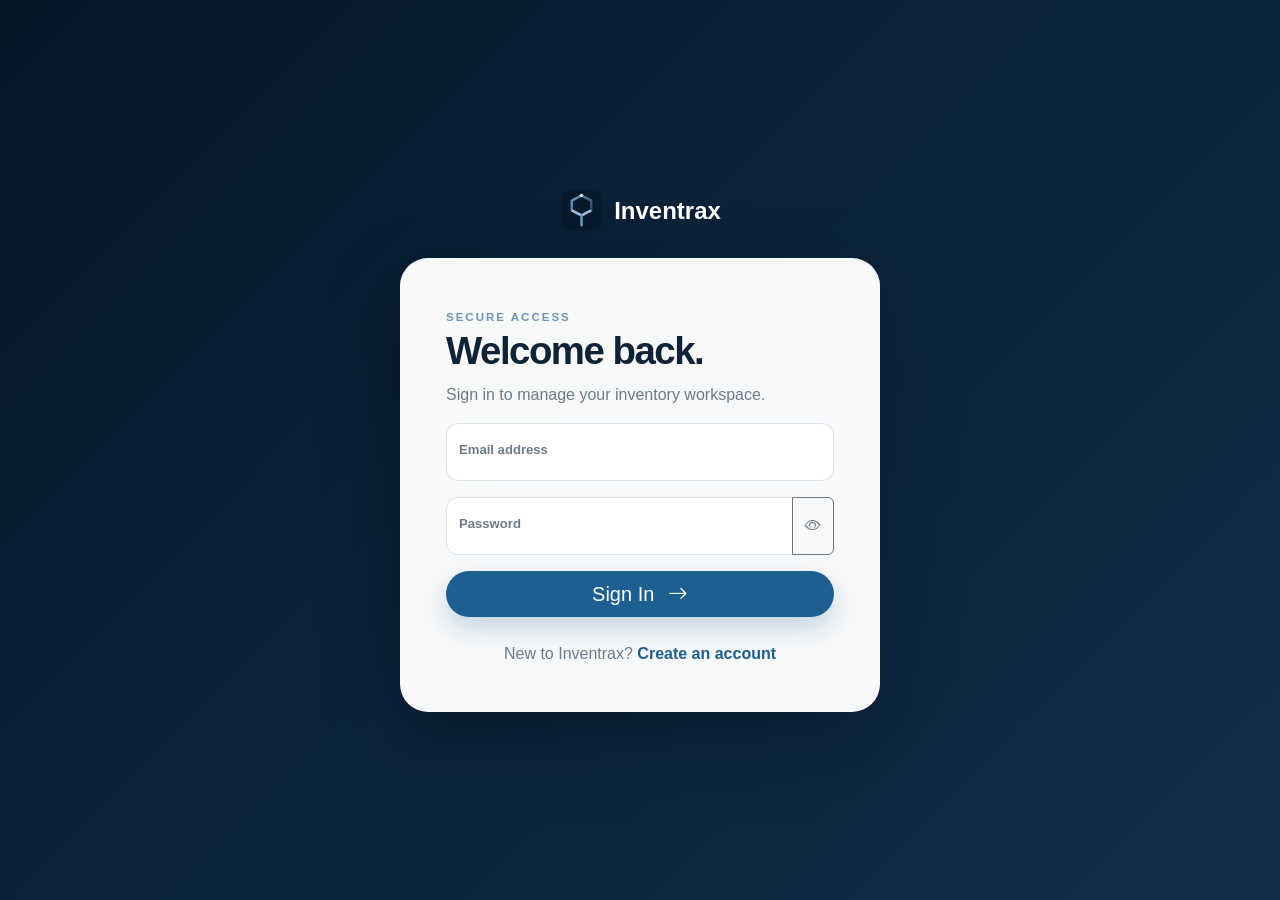
<file: templates/login.html>
<!DOCTYPE html>
<html lang="en">

<head>

    <meta charset="UTF-8">

    <meta name="viewport"
          content="width=device-width, initial-scale=1.0">

    <meta name="description"
          content="Login to Inventrax inventory management system.">

    <title>Login | Inventrax</title>

    <link
        href="https://cdn.jsdelivr.net/npm/bootstrap@5.3.3/dist/css/bootstrap.min.css"
        rel="stylesheet">

    <link
        href="https://cdn.jsdelivr.net/npm/bootstrap-icons@1.11.3/font/bootstrap-icons.min.css"
        rel="stylesheet">

    <link rel="stylesheet"
          href="/static/style.css">

</head>

<body class="auth-page">

<div class="auth-wrapper">

    <div class="auth-brand">

        <a href="/">
            <img src="/static/images/logo.svg"
                 alt="Inventrax Logo">
        </a>

        <span>Inventrax</span>

    </div>


    <div class="auth-card">

        <span class="eyebrow">
            SECURE ACCESS
        </span>

        <h1>Welcome back.</h1>

        <p>
            Sign in to manage your inventory workspace.
        </p>


        <form id="loginForm">


            <!-- EMAIL -->

            <div class="form-floating mb-3">

                <input
                    type="email"
                    class="form-control"
                    id="loginEmail"
                    placeholder="Email"
                    required>

                <label for="loginEmail">
                    Email address
                </label>

            </div>


            <!-- PASSWORD -->

            <div class="input-group mb-3">

                <div class="form-floating">

                    <input
                        type="password"
                        class="form-control"
                        id="loginPassword"
                        placeholder="Password"
                        required>

                    <label for="loginPassword">
                        Password
                    </label>

                </div>

                <button
                    type="button"
                    class="btn btn-outline-secondary password-toggle"
                    id="toggleLoginPassword"
                    aria-label="Show password">

                    <i class="bi bi-eye"
                       id="loginPasswordIcon">
                    </i>

                </button>

            </div>


            <button
                class="btn btn-primary btn-lg w-100 rounded-pill"
                type="submit">

                Sign In
                <i class="bi bi-arrow-right ms-2"></i>

            </button>

        </form>


        <p class="auth-bottom">

            New to Inventrax?

            <a href="/register">
                Create an account
            </a>

        </p>

    </div>

</div>


<div id="toastContainer"></div>


<script src="/static/script.js"></script>


<!-- Password Show / Hide -->

<script>

document.addEventListener("DOMContentLoaded", function () {

    const password =
        document.getElementById("loginPassword");

    const toggleButton =
        document.getElementById("toggleLoginPassword");

    const passwordIcon =
        document.getElementById("loginPasswordIcon");


    if (password && toggleButton && passwordIcon) {

        toggleButton.addEventListener("click", function () {

            if (password.type === "password") {

                password.type = "text";

                passwordIcon.classList.remove("bi-eye");

                passwordIcon.classList.add("bi-eye-slash");

                toggleButton.setAttribute(
                    "aria-label",
                    "Hide password"
                );

            } else {

                password.type = "password";

                passwordIcon.classList.remove("bi-eye-slash");

                passwordIcon.classList.add("bi-eye");

                toggleButton.setAttribute(
                    "aria-label",
                    "Show password"
                );

            }

        });

    }

});

</script>


</body>
</html>
</file>
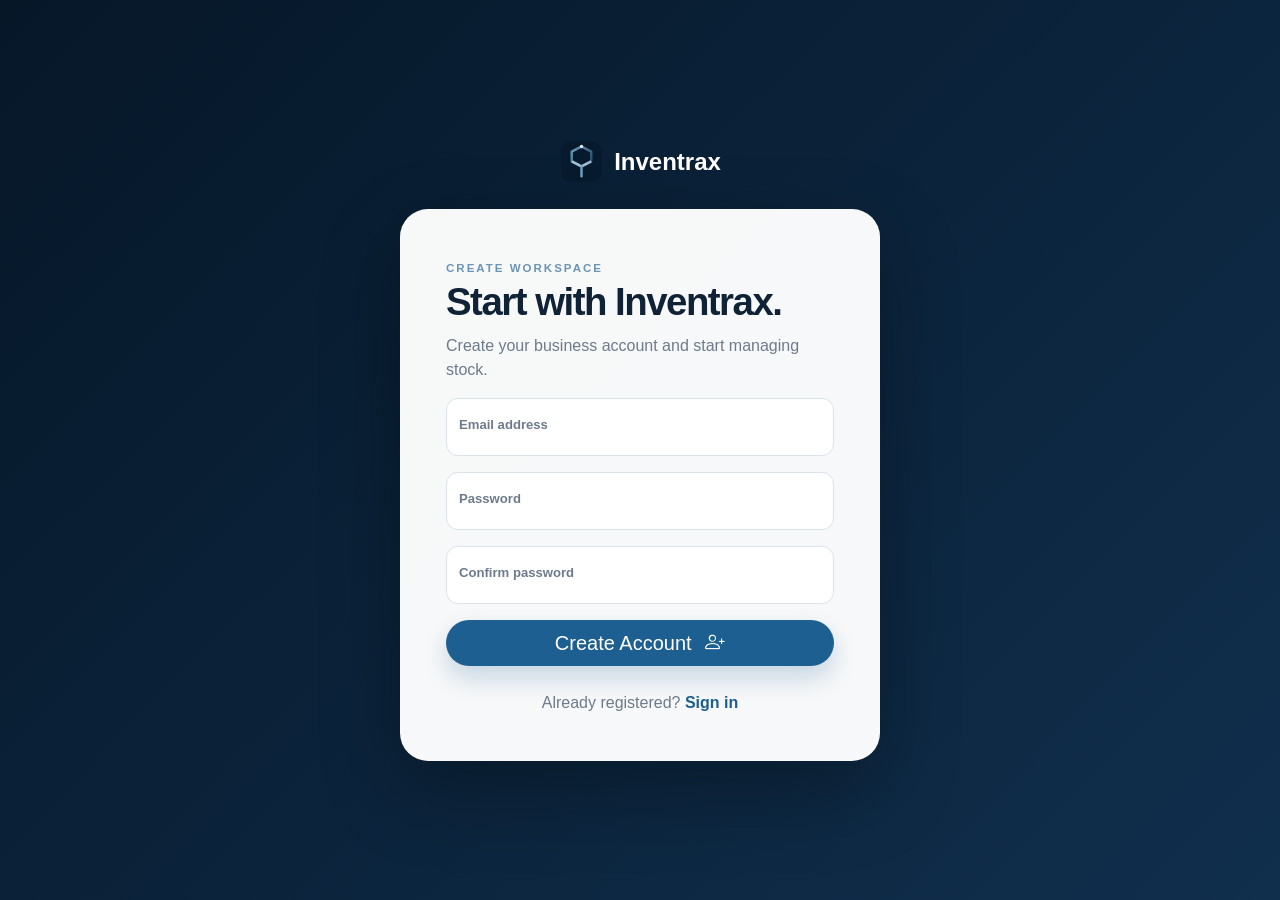
<file: templates/register.html>
<!DOCTYPE html>
<html lang="en">

<head>

    <meta charset="UTF-8">

    <meta name="viewport"
          content="width=device-width, initial-scale=1.0">

    <meta name="description"
          content="Create an Inventrax account.">

    <title>Register | Inventrax</title>

    <link
        href="https://cdn.jsdelivr.net/npm/bootstrap@5.3.3/dist/css/bootstrap.min.css"
        rel="stylesheet">

    <link
        href="https://cdn.jsdelivr.net/npm/bootstrap-icons@1.11.3/font/bootstrap-icons.min.css"
        rel="stylesheet">

    <link rel="stylesheet"
          href="/static/style.css">

</head>

<body class="auth-page">

<div class="auth-wrapper">

    <div class="auth-brand">

        <a href="/">
            <img src="/static/images/logo.svg"
                 alt="Inventrax Logo">
        </a>

        <span>Inventrax</span>

    </div>


    <div class="auth-card">

        <span class="eyebrow">
            CREATE WORKSPACE
        </span>

        <h1>Start with Inventrax.</h1>

        <p>
            Create your business account and start managing stock.
        </p>


        <form id="registerForm">

            <div class="form-floating mb-3">

                <input
                    type="email"
                    class="form-control"
                    id="registerEmail"
                    placeholder="Email"
                    required>

                <label for="registerEmail">
                    Email address
                </label>

            </div>


            <div class="form-floating mb-3">

                <input
                    type="password"
                    class="form-control"
                    id="registerPassword"
                    placeholder="Password"
                    minlength="6"
                    required>

                <label for="registerPassword">
                    Password
                </label>

            </div>


            <div class="form-floating mb-3">

                <input
                    type="password"
                    class="form-control"
                    id="registerConfirm"
                    placeholder="Confirm password"
                    minlength="6"
                    required>

                <label for="registerConfirm">
                    Confirm password
                </label>

            </div>


            <button
                class="btn btn-primary btn-lg w-100 rounded-pill"
                type="submit">

                Create Account
                <i class="bi bi-person-plus ms-2"></i>

            </button>

        </form>


        <p class="auth-bottom">

            Already registered?

            <a href="/login">
                Sign in
            </a>

        </p>

    </div>

</div>


<div id="toastContainer"></div>

<script src="/static/script.js"></script>

</body>
</html>
</file>
<file: static/style.css>
:root {

    --navy: #071a2d;
    --navy-2: #0c243d;
    --navy-3: #102f4d;

    --surface: #f4f7fa;
    --card: #ffffff;

    --text: #102235;
    --muted: #6c7b8b;

    --line: #dce4eb;

    --primary: #1d5f91;
    --primary-dark: #12486f;

    --success: #217a59;
    --warning: #a66b15;
    --danger: #a43d45;

    --shadow:
        0 20px 55px rgba(6, 25, 43, 0.10);

    --radius: 18px;

    --transition:
        all 0.25s ease;

    font-family:
        Inter,
        "Segoe UI",
        Arial,
        sans-serif;
}


* {
    box-sizing: border-box;
}


html {
    scroll-behavior: smooth;
}


body {

    margin: 0;

    background:
        var(--surface);

    color:
        var(--text);

    font-family:
        inherit;
}


a {
    text-decoration: none;
}


img {
    max-width: 100%;
}


label {

    display: block;

    margin-bottom: 7px;

    font-size: 0.82rem;

    font-weight: 700;

    color:
        var(--muted);
}


/* =========================================================
   NAVIGATION
========================================================= */

.inventrax-nav,
.app-navbar {

    background:
        rgba(7, 26, 45, 0.96);

    backdrop-filter:
        blur(16px);

    border-bottom:
        1px solid rgba(255,255,255,0.08);

    box-shadow:
        0 10px 35px rgba(0,0,0,0.12);

}


.brand-logo {

    display: flex;

    align-items: center;

    gap: 10px;

    color:
        white !important;

    font-weight: 800;

    letter-spacing:
        -0.5px;

}


.brand-logo img {

    width: 38px;

    height: 38px;

}


.nav-link {

    position: relative;

    color:
        rgba(255,255,255,0.78) !important;

    padding:
        1rem 0.35rem !important;

    font-weight: 600;

    transition:
        var(--transition);

}


.nav-link:hover,
.nav-link.active {

    color:
        white !important;

}


.nav-link::after {

    content: "";

    position: absolute;

    left: 0;

    right: 0;

    bottom: 4px;

    height: 2px;

    background:
        #ffffff;

    transform:
        scaleX(0);

    transform-origin:
        center;

    transition:
        var(--transition);

}


.nav-link:hover::after,
.nav-link.active::after {

    transform:
        scaleX(1);

}


.navbar-toggler {

    color:
        white;

    border:
        1px solid rgba(255,255,255,0.2);

}


.navbar-toggler i {
    font-size: 1.5rem;
}


.admin-label {

    font-size: 0.55rem;

    letter-spacing:
        1.5px;

    color:
        #b7c8d8;

    border:
        1px solid rgba(255,255,255,0.25);

    border-radius:
        20px;

    padding:
        4px 7px;

}


/* =========================================================
   HERO
========================================================= */

.hero-section {

    min-height:
        100vh;

    position:
        relative;

    overflow:
        hidden;

    color:
        white;

}


/* =========================================================
   HERO IMAGE SLIDER
========================================================= */

.hero-carousel {

    position:
        relative;

    width:
        100%;

    min-height:
        100vh;

}


.hero-carousel .carousel-inner {

    min-height:
        100vh;

}


.hero-carousel .carousel-item {

    min-height:
        100vh;

    transition:
        transform 0.9s ease-in-out;

}


.hero-slide-image {

    width:
        100%;

    height:
        100vh;

    object-fit:
        cover;

    object-position:
        center;

    display:
        block;

}


/* DARK PROFESSIONAL OVERLAY */

.hero-carousel .hero-overlay {

    position:
        absolute;

    inset:
        0;

    z-index:
        2;

    pointer-events:
        none;

    background:
        linear-gradient(
            90deg,
            rgba(5,20,35,0.94) 0%,
            rgba(5,20,35,0.76) 42%,
            rgba(5,20,35,0.35) 100%
        );

}


/* HERO TEXT */

.hero-content {

    position:
        absolute;

    inset:
        0;

    z-index:
        3;

}


.hero-title {

    max-width:
        850px;

    margin:
        18px 0;

    font-size:
        clamp(3rem, 7vw, 6rem);

    line-height:
        0.98;

    font-weight:
        800;

    letter-spacing:
        -4px;

}


.hero-title span {

    display:
        block;

    color:
        #a9bfd2;

}


.hero-text {

    max-width:
        650px;

    color:
        #dce8f2;

    font-size:
        1.15rem;

    line-height:
        1.8;

}


.eyebrow {

    font-size:
        0.72rem;

    font-weight:
        800;

    letter-spacing:
        2px;

    color:
        #6b94b5;

}


.btn-primary {

    background:
        var(--primary);

    border:
        none;

    box-shadow:
        0 12px 25px rgba(29,95,145,0.22);

}


.btn-primary:hover {

    background:
        var(--primary-dark);

    transform:
        translateY(-2px);

}


.btn-glass {

    color:
        white;

    border:
        1px solid rgba(255,255,255,0.35);

    background:
        rgba(255,255,255,0.08);

    backdrop-filter:
        blur(10px);

}


.btn-glass:hover {

    color:
        white;

    background:
        rgba(255,255,255,0.16);

}


/* HERO ARROWS */

.hero-carousel .carousel-control-prev,
.hero-carousel .carousel-control-next {

    z-index:
        5;

    width:
        8%;

    opacity:
        1;

}


.hero-carousel .carousel-control-prev-icon,
.hero-carousel .carousel-control-next-icon {

    width:
        3rem;

    height:
        3rem;

    background-color:
        rgba(23,50,77,0.78);

    background-size:
        45%;

    border-radius:
        50%;

    backdrop-filter:
        blur(7px);

    border:
        1px solid rgba(255,255,255,0.18);

    transition:
        all 0.25s ease;

}


.hero-carousel .carousel-control-prev:hover
.carousel-control-prev-icon,
.hero-carousel .carousel-control-next:hover
.carousel-control-next-icon {

    background-color:
        rgba(29,95,145,0.95);

    transform:
        scale(1.08);

}


/* SLIDER DOTS */

.hero-carousel .carousel-indicators {

    z-index:
        6;

    bottom:
        28px;

    margin-bottom:
        0;

}


.hero-carousel .carousel-indicators button {

    width:
        28px;

    height:
        3px;

    margin:
        0 5px;

    border:
        none;

    border-radius:
        10px;

    background:
        rgba(255,255,255,0.45);

    opacity:
        1;

    transition:
        all 0.3s ease;

}


.hero-carousel .carousel-indicators button.active {

    width:
        48px;

    background:
        white;

}


/* =========================================================
   SECTIONS
========================================================= */

.section-space {

    padding:
        110px 0;

}


.section-dark {

    background:
        var(--navy);

    color:
        white;

}


.section-heading {

    max-width:
        750px;

    margin-bottom:
        50px;

}


.section-heading h2 {

    font-size:
        clamp(2.2rem, 4vw, 4rem);

    font-weight:
        800;

    letter-spacing:
        -2px;

    margin:
        10px 0 20px;

}


.section-heading p {

    color:
        var(--muted);

    font-size:
        1.05rem;

    line-height:
        1.8;

}


/* =========================================================
   ABOUT FLOATING IMAGE
========================================================= */

.about-image-wrapper {

    position:
        relative;

    width:
        100%;

    max-width:
        360px;

    margin:
        0 auto;

    padding:
        18px;

}


.about-floating-image {

    width:
        100%;

    aspect-ratio:
        1 / 1;

    object-fit:
        cover;

    display:
        block;

    border-radius:
        24px;

    box-shadow:
        0 25px 60px rgba(0, 0, 0, 0.20);

    animation:
        aboutFloat 4s ease-in-out infinite;

}


.about-image-badge {

    position:
        absolute;

    left:
        0;

    bottom:
        0;

    display:
        flex;

    align-items:
        center;

    gap:
        10px;

    padding:
        12px 18px;

    border-radius:
        14px;

    background:
        rgba(20, 43, 66, 0.95);

    color:
        #ffffff;

    box-shadow:
        0 12px 30px rgba(0, 0, 0, 0.18);

    font-size:
        0.9rem;

    font-weight:
        600;

}


.about-image-badge i {

    font-size:
        1.1rem;

}


@keyframes aboutFloat {

    0%,
    100% {

        transform:
            translateY(0);

    }

    50% {

        transform:
            translateY(-10px);

    }

}


/* =========================================================
   FEATURE CARDS
========================================================= */

.feature-card {

    height:
        100%;

    padding:
        32px;

    border:
        1px solid rgba(255,255,255,0.09);

    background:
        rgba(255,255,255,0.035);

    border-radius:
        var(--radius);

    transition:
        var(--transition);

}


.feature-card:hover {

    transform:
        translateY(-8px);

    background:
        rgba(255,255,255,0.06);

}


.feature-card i {

    font-size:
        2rem;

    color:
        #91b5ce;

}


.feature-card h4 {

    margin-top:
        25px;

}


.feature-card p {

    color:
        #9fb1c0;

    line-height:
        1.7;

}


/* =========================================================
   AUTH
========================================================= */

.auth-page {

    min-height:
        100vh;

    background:
        linear-gradient(
            135deg,
            #061728,
            #102f4d
        );

    display:
        flex;

    justify-content:
        center;

    align-items:
        center;

    padding:
        30px;

}


.auth-wrapper {

    width:
        min(480px, 100%);

}


.auth-brand {

    display:
        flex;

    justify-content:
        center;

    align-items:
        center;

    gap:
        10px;

    color:
        white;

    font-size:
        1.5rem;

    font-weight:
        800;

    margin-bottom:
        25px;

}


.auth-brand img {

    width:
        45px;

}


.auth-card {

    padding:
        45px;

    background:
        rgba(255,255,255,0.97);

    border:
        1px solid rgba(255,255,255,0.2);

    border-radius:
        28px;

    box-shadow:
        0 30px 80px rgba(0,0,0,0.3);

}


.auth-card h1 {

    font-size:
        2.4rem;

    font-weight:
        800;

    letter-spacing:
        -1.5px;

}


.auth-card p {

    color:
        var(--muted);

}


.auth-bottom {

    text-align:
        center;

    margin-top:
        25px;

    margin-bottom:
        0;

}


.auth-bottom a {

    color:
        var(--primary);

    font-weight:
        700;

}


/* =========================================================
   APP
========================================================= */

.app-main {

    min-height:
        100vh;

    padding-top:
        100px;

    padding-bottom:
        70px;

}


.page-header {

    display:
        flex;

    align-items:
        center;

    justify-content:
        space-between;

    gap:
        30px;

    margin-bottom:
        35px;

}


.page-header h1 {

    margin:
        7px 0;

    font-size:
        clamp(2rem, 4vw, 3.5rem);

    font-weight:
        800;

    letter-spacing:
        -2px;

}


.page-header p {

    margin:
        0;

    color:
        var(--muted);

}


.search-panel {

    margin-bottom:
        22px;

}


.search-box {

    position:
        relative;

}


.search-box i {

    position:
        absolute;

    left:
        18px;

    top:
        50%;

    transform:
        translateY(-50%);

    color:
        var(--muted);

}


.search-box input {

    width:
        100%;

    padding:
        16px 20px 16px 50px;

    border:
        1px solid var(--line);

    border-radius:
        15px;

    background:
        white;

    outline:
        none;

    transition:
        var(--transition);

}


.search-box input:focus {

    border-color:
        var(--primary);

    box-shadow:
        0 0 0 4px rgba(29,95,145,0.08);

}


/* =========================================================
   CARDS / TABLES
========================================================= */

.data-card {

    background:
        white;

    border:
        1px solid var(--line);

    border-radius:
        var(--radius);

    box-shadow:
        var(--shadow);

    padding:
        25px;

    overflow:
        hidden;

}


.modern-table {

    margin:
        0;

    vertical-align:
        middle;

}


.modern-table th {

    border:
        none;

    background:
        #f5f8fa;

    color:
        var(--muted);

    text-transform:
        uppercase;

    font-size:
        0.68rem;

    letter-spacing:
        0.8px;

    padding:
        15px;

}


.modern-table td {

    padding:
        17px 15px;

    border-color:
        #edf1f4;

}


.modern-table tbody tr {

    transition:
        var(--transition);

}


.modern-table tbody tr:hover {

    background:
        #f8fafc;

}


.status-badge {

    display:
        inline-flex;

    align-items:
        center;

    padding:
        6px 10px;

    border-radius:
        30px;

    font-size:
        0.7rem;

    font-weight:
        800;

}


.status-badge.success {

    color:
        var(--success);

    background:
        #e8f5ef;

}


.status-badge.warning {

    color:
        var(--warning);

    background:
        #fff4df;

}


.status-badge.danger {

    color:
        var(--danger);

    background:
        #fae8ea;

}


.pagination-area {

    display:
        flex;

    justify-content:
        flex-end;

    gap:
        7px;

    padding-top:
        20px;

}


.page-button {

    border:
        1px solid var(--line);

    background:
        white;

    border-radius:
        9px;

    padding:
        8px 13px;

    font-size:
        0.8rem;

}


.page-button.active {

    color:
        white;

    background:
        var(--navy);

    border-color:
        var(--navy);

}


/* =========================================================
   FORMS
========================================================= */

.form-control,
.form-select {

    border:
        1px solid var(--line);

    border-radius:
        12px;

    padding:
        12px 14px;

}


.form-control:focus,
.form-select:focus {

    border-color:
        var(--primary);

    box-shadow:
        0 0 0 4px rgba(29,95,145,0.08);

}


/* =========================================================
   MODAL
========================================================= */

.dark-modal {

    background:
        #0b2035;

    color:
        white;

    border:
        1px solid rgba(255,255,255,0.1);

    border-radius:
        20px;

}


.dark-modal .form-control,
.dark-modal .form-select {

    background:
        #122c45;

    color:
        white;

    border-color:
        #29445b;

}


.dark-modal .form-control::placeholder {

    color:
        #8499aa;

}


/* =========================================================
   METRICS
========================================================= */

.metric-card,
.admin-stat {

    background:
        white;

    border:
        1px solid var(--line);

    border-radius:
        var(--radius);

    padding:
        28px;

    box-shadow:
        var(--shadow);

}


.metric-card span,
.admin-stat span {

    display:
        block;

    color:
        var(--muted);

    font-size:
        0.8rem;

    font-weight:
        700;

    text-transform:
        uppercase;

    letter-spacing:
        0.7px;

}


.metric-card strong,
.admin-stat strong {

    display:
        block;

    margin:
        10px 0;

    font-size:
        2rem;

    font-weight:
        800;

}


.metric-card small {

    color:
        var(--muted);

}


.admin-stat {

    position:
        relative;

    overflow:
        hidden;

}


.admin-stat i {

    float:
        right;

    font-size:
        1.7rem;

    color:
        #8aa3b7;

}


.danger-stat {

    border-top:
        3px solid var(--danger);

}


/* =========================================================
   REPORTS
========================================================= */

.report-filter {

    display:
        flex;

    flex-wrap:
        wrap;

    align-items:
        end;

    gap:
        15px;

    background:
        white;

    border:
        1px solid var(--line);

    padding:
        22px;

    border-radius:
        var(--radius);

    box-shadow:
        var(--shadow);

}


.report-filter > div {

    flex:
        1;

    min-width:
        180px;

}


.card-title-row {

    display:
        flex;

    justify-content:
        space-between;

    align-items:
        center;

    gap:
        15px;

    margin-bottom:
        20px;

}


.card-title-row h4 {

    margin:
        0;

    font-weight:
        800;

}


/* =========================================================
   ALERT
========================================================= */

.alert-panel {

    display:
        flex;

    gap:
        20px;

    padding:
        24px;

    margin-bottom:
        25px;

    border:
        1px solid #ead6ae;

    border-radius:
        var(--radius);

    background:
        #fffaf0;

    color:
        #6e531c;

}


.alert-panel i {

    font-size:
        1.8rem;

}


.alert-panel p {

    margin:
        5px 0 0;

}


/* =========================================================
   ADMIN USER LIST
========================================================= */

.user-list {

    display:
        flex;

    flex-direction:
        column;

    gap:
        8px;

}


.user-list-item {

    display:
        flex;

    align-items:
        center;

    gap:
        13px;

    width:
        100%;

    padding:
        15px;

    text-align:
        left;

    background:
        white;

    border:
        1px solid transparent;

    border-radius:
        14px;

    transition:
        var(--transition);

}


.user-list-item:hover {

    background:
        #f5f8fa;

    border-color:
        var(--line);

    transform:
        translateX(3px);

}


.user-avatar {

    width:
        42px;

    height:
        42px;

    flex:
        0 0 42px;

    display:
        grid;

    place-items:
        center;

    border-radius:
        50%;

    color:
        white;

    background:
        var(--navy);

}


.user-avatar.large {

    width:
        60px;

    height:
        60px;

    flex-basis:
        60px;

}


.user-main {

    flex:
        1;

}


.user-main strong {

    display:
        block;

    color:
        var(--text);

    word-break:
        break-word;

}


.user-main small {

    display:
        block;

    margin-top:
        4px;

    color:
        var(--muted);

}


.selected-user-header {

    display:
        flex;

    align-items:
        center;

    gap:
        18px;

    margin-bottom:
        25px;

}


.user-info-grid {

    display:
        grid;

    grid-template-columns:
        repeat(2, 1fr);

    gap:
        1px;

    background:
        var(--line);

    border:
        1px solid var(--line);

    border-radius:
        15px;

    overflow:
        hidden;

    margin-bottom:
        30px;

}


.user-info-grid > div {

    padding:
        18px;

    background:
        white;

}


.user-info-grid span {

    display:
        block;

    font-size:
        0.68rem;

    font-weight:
        800;

    color:
        var(--muted);

    letter-spacing:
        0.8px;

}


.user-info-grid strong {

    display:
        block;

    margin-top:
        6px;

    word-break:
        break-word;

}


.detail-section {

    margin-top:
        30px;

}


.detail-section h4 {

    margin-bottom:
        15px;

    font-weight:
        800;

}


.empty-state {

    padding:
        60px 25px;

    text-align:
        center;

    color:
        var(--muted);

}


.empty-state i {

    font-size:
        3rem;

    color:
        #9eb1c1;

}


.empty-state h4 {

    color:
        var(--text);

    margin-top:
        15px;

}


/* =========================================================
   TOAST
========================================================= */

#toastContainer {

    position:
        fixed;

    right:
        22px;

    bottom:
        22px;

    z-index:
        9999;

}


.inventrax-toast {

    display:
        flex;

    align-items:
        center;

    justify-content:
        space-between;

    gap:
        25px;

    min-width:
        300px;

    margin-top:
        10px;

    padding:
        15px 18px;

    border-radius:
        13px;

    color:
        white;

    background:
        var(--navy);

    box-shadow:
        0 15px 40px rgba(0,0,0,0.2);

    animation:
        toastIn 0.25s ease;

}


.toast-success {

    border-left:
        4px solid #5bb98c;

}


.toast-danger {

    border-left:
        4px solid #dc6b75;

}


.toast-close {

    border:
        none;

    background:
        transparent;

    color:
        white;

    font-size:
        1.3rem;

}


@keyframes toastIn {

    from {

        opacity:
            0;

        transform:
            translateY(15px);

    }

    to {

        opacity:
            1;

        transform:
            translateY(0);

    }

}


/* =========================================================
   FOOTER
========================================================= */

.site-footer {

    padding:
        28px 0;

    color:
        #8fa0af;

    background:
        var(--navy);

    border-top:
        1px solid rgba(255,255,255,0.08);

}


/* =========================================================
   RESPONSIVE
========================================================= */

@media (max-width: 991px) {

    .hero-title {

        letter-spacing:
            -2px;

    }


    .page-header {

        align-items:
            flex-start;

        flex-direction:
            column;

    }


    .about-image-wrapper {

        max-width:
            320px;

        margin-top:
            20px;

    }

}


@media (max-width: 767px) {

    .auth-card {

        padding:
            30px 22px;

    }


    .hero-title {

        font-size:
            3rem;

    }


    .section-space {

        padding:
            75px 0;

    }


    .user-info-grid {

        grid-template-columns:
            1fr;

    }


    .hero-carousel .carousel-control-prev,
    .hero-carousel .carousel-control-next {

        width:
            12%;

    }


    .hero-carousel .carousel-control-prev-icon,
    .hero-carousel .carousel-control-next-icon {

        width:
            2.4rem;

        height:
            2.4rem;

    }


    .hero-slide-image {

        object-position:
            center;

    }

}
/* ================= SMALLER HERO SLIDER TEXT ================= */

.hero-title {
    font-size: clamp(2.4rem, 5vw, 4.5rem);
    line-height: 1.02;
    font-weight: 800;
    letter-spacing: -2px;
    margin: 14px 0;
}

.hero-text {
    max-width: 560px;
    font-size: 1rem;
    line-height: 1.6;
    font-weight: 500;
}

.hero-content .eyebrow {
    font-size: 0.68rem;
    font-weight: 800;
    letter-spacing: 1.8px;
}

@media (max-width: 767px) {

    .hero-title {
        font-size: 2.5rem;
        letter-spacing: -1px;
    }

    .hero-text {
        font-size: 0.95rem;
    }

}
</file>
